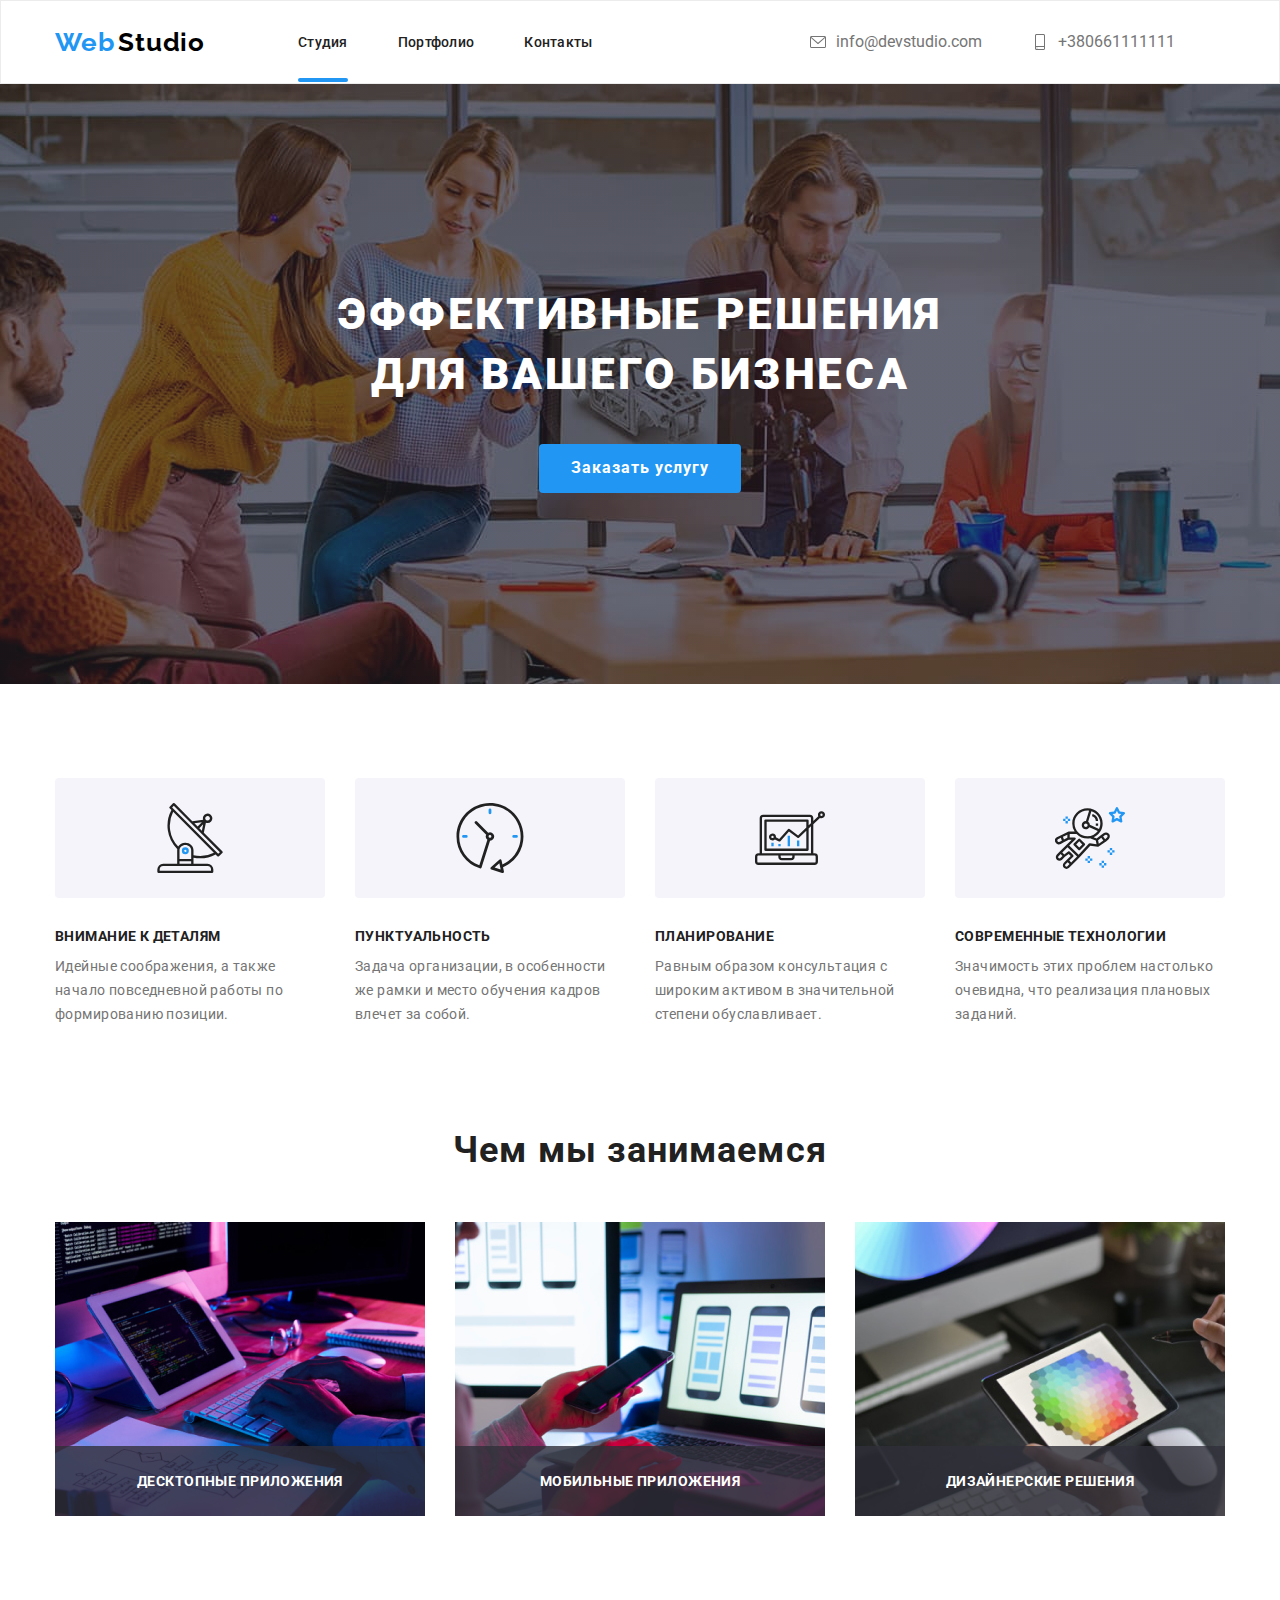
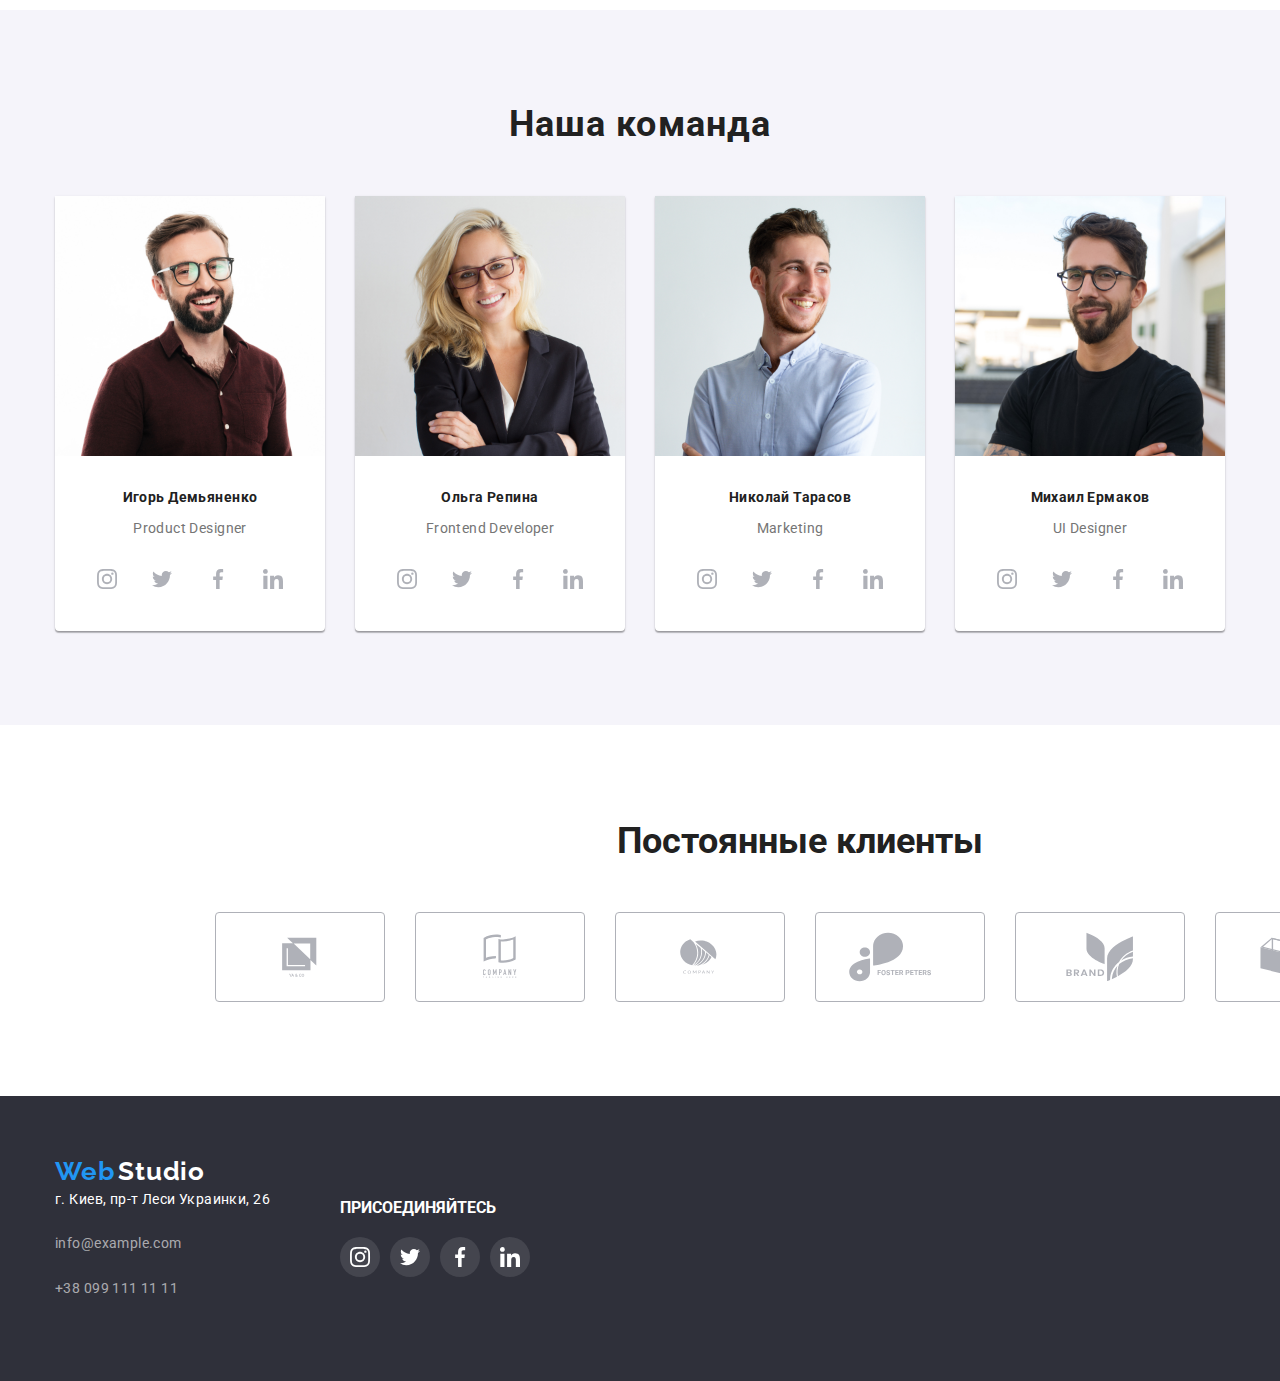
<file: index.html>
<!DOCTYPE html>
<html lang="en">
<head>
  <meta charset="UTF-8">
  <meta name="viewport" content="width=device-width, initial-scale=1.0">
  <title>WebStudio</title>
  <link rel="stylesheet" href="https://cdnjs.cloudflare.com/ajax/libs/modern-normalize/1.0.0/modern-normalize.min.css">
  <link rel="stylesheet" href="./css/styles.css" />
  <link rel="preconnect" href="https://fonts.gstatic.com">
  <link href="https://fonts.googleapis.com/css2?family=Raleway:wght@700&family=Roboto:wght@500;700;900&display=swap" rel="stylesheet">

</head>
<body>
<header class="header"> 
  <div class="container">
    <nav class="header-nav">
       <a href="./index.html" class="logo-header">
       <span class="logo-web">Web</span>
       <span class="logo-studio">Studio</span>
      </a>

      <ul class="list">  
        <li class="item"> <a class="header-link current" href="">Студия</a></li>
        <li class="item"> <a class="header-link" href="./portfolio.html">Портфолио</a></li>
        <li class="item"> <a class="header-link" href="">Контакты</a></li>
      </ul>

    </nav>
    <ul class="contact-list">     
      <li class="item">    
        <a class="tel-link" href="malito:info@example.com">       
          <svg class="item-icon" width="16" height="16"> 
            <use href="./images/symbol-defs.svg#icon-envelope"></use>        
          </svg>        
          info@devstudio.com        
        </a>       
      </li>        
      <li class="item">                 
        <a class="tel-link" href="tel +380991111111">      
      <svg class="item-icon" width="16" height="16">
        <use href="./images/symbol-defs.svg#icon-smartphone"></use>
      </svg>
        +380661111111
    </a></li>
    </ul>
  </div>
</header>

<main class="main-background">

  <section class="hero">
    <div class="container">

    <h1 class="title-list">Эффективные решения для вашего бизнеса</h1>
  <button type="button" data-modal-open class="modal-btn">Заказать услугу</button>
    </div>
  </section>

  <section class="sec-hero">
    <div class="container">

    <ul class="main-list">
      <li class="main-item">
        <div class="background-icon">
          <svg class="icon-group" height="70" width="70">
            <use href="./images/symbol-defs.svg#icon-antenna-1"></use>
          </svg>
        </div>
        <h2 class="main-text">Внимание к деталям</h2>
        <p class="sec-text">Идейные соображения, а также начало повседневной работы по формированию позиции.
        </p>
      </li>
      <li class="main-item">
        <div class="background-icon">
          <svg class="icon-group" height="70" width="70">
            <use href="./images/symbol-defs.svg#icon-clock-1"></use>
          </svg>
        </div>

        <h2 class="main-text">Пунктуальность</h2>
        <p class="sec-text">Задача организации, в особенности же рамки и место обучения кадров влечет за собой.

        </p>

      </li>
      <li class="main-item">
        <div class="background-icon">
          <svg class="icon-group" height="70" width="70">
            <use href="./images/symbol-defs.svg#icon-diagram-1"></use>
          </svg>
        </div>
      
        <h3 class="main-text">Планирование</h3>
        <p class="sec-text">Равным образом консультация с широким активом в значительной степени обуславливает.
        
        </li>
        <li class="main-item">
          <div class="background-icon">
            <svg class="icon-group" height="70" width="70">
              <use href="./images/symbol-defs.svg#icon-astronaut-1"></use>
            </svg>
          </div>
          
          <h3 class="main-text">Современные технологии</h3>
          <p class="sec-text">Значимость этих проблем настолько очевидна, что реализация плановых заданий.

          </li>
        </ul>

    </div>
      </section>
      <section class="study-section">
        <div class="container">

        <h2 class="footer-text">Чем мы занимаемся</h2>
          <ul class="gallery">
            <li class="img"> 
              <div class="overlay-box">
              <img class="img-box" src="images/imgBox1.jpg" 
              alt="Человек печатает на компьютере" 
              width="370" height="294">  

              <div class="overlay-text">
                <p class="overlay-text-box">Десктопные приложения</p>
              </div>
            </div>
          
          </li>
          <li class="img"> 
            <div class="overlay-box">
            <img class="img-box" src="images/imgBox2.jpg" 
            alt="Человек смотрит в телефон" 
            width="370" height="294">  
            <div class="overlay-text">
              <p class="overlay-text-box">Мобильные приложения</p>
            </div>

            </div>
         
        </li>
        <li class="img"> 
          <div class="overlay-box">
          <img class="img-box" src="images/imgBox3.jpg" 
          alt="Человек выбирает цвета на планшете" 
          width="370" height="294"> 
          <div class="overlay-text">
            <p class="overlay-text-box">Дизайнерские решения</p>
          </div> 

          </div>
      </li>
    </ul>
        </div>
  </section>
  <section class="team-section">
    <div class="container">
    
    <h2 class="footer-text">Наша команда</h2>
    <ul class="team">
      <li class="team-card"> 
        <img class="img-background" src="images/img1.jpg"
        alt="Веселый мужчина"
        width="270" >
        <div class="team-member">
        <h2 class="name-team">Игорь Демьяненко</h2>
        <p class="about-team">Product Designer</p>
      <ul class="social-link">
        <li class="bg-color">
          <a href class="social-icon-link">
            <svg class="color-icon" width="20" height="20">
              <use href="./images/symbol-defs.svg#icon-instagram-2"></use>
            </svg>
          </a>
        </li>
        <li class="bg-color">
          <a href class="social-icon-link">
            <svg class="color-icon" width="20" height="20">
              <use href="./images/symbol-defs.svg#icon-twitter-1"></use>
            </svg>
          </a>
        </li>
        <li class="bg-color">
          <a href class="social-icon-link">
            <svg class="color-icon" width="20" height="20">
              <use href="./images/symbol-defs.svg#icon-facebook-1"></use>
            </svg>
          </a>
        </li>
        <li class="bg-color">
          <a href class="social-icon-link">
            <svg class="color-icon" width="20" height="20">
              <use href="./images/symbol-defs.svg#icon-linkedin-1"></use>
            </svg>
          </a>
        </li>
      
        
        
      </li>
      </div>
      <li class="team-card"> 
        
        <img class="img-background" src="images/img2.jpg"
        alt="Улыбающаяся женщина"
        width="270" >
        <div class="team-member">
        <h3 class="name-team">Ольга Репина</h3>
        <p class="about-team">Frontend Developer</p>
      
        <ul class="social-link">
          <li class="bg-color">
            <a href class="social-icon-link">
              <svg class="color-icon" width="20" height="20">
                <use href="./images/symbol-defs.svg#icon-instagram-2"></use>
              </svg>
            </a>
          </li>
          <li class="bg-color">
            <a href class="social-icon-link">
              <svg class="color-icon" width="20" height="20">
                <use href="./images/symbol-defs.svg#icon-twitter-1"></use>
              </svg>
            </a>
          </li>
          <li class="bg-color">
            <a href class="social-icon-link">
              <svg class="color-icon" width="20" height="20">
                <use href="./images/symbol-defs.svg#icon-facebook-1"></use>
              </svg>
            </a>
          </li>
          <li class="bg-color">
            <a href class="social-icon-link">
              <svg class="color-icon" width="20" height="20">
                <use href="./images/symbol-defs.svg#icon-linkedin-1"></use>
              </svg>
            </a>
          </li>
         </ul>
        </div>
      </li> 
      <li class="team-card"> 
        
        <img class="img-background" src="images/img3.jpg"
        alt="Веселый мужчина"
        width="270" >
        <div class="team-member">
        
        <h3 class="name-team">Николай Тарасов</h3>
        <p class="about-team">Marketing</p>
        <ul class="social-link">
          <li class="bg-color">
            <a href class="social-icon-link">
              <svg class="color-icon" width="20" height="20">
                <use href="./images/symbol-defs.svg#icon-instagram-2"></use>
              </svg>
            </a>
          </li>
          <li class="bg-color">
            <a href class="social-icon-link">
              <svg class="color-icon" width="20" height="20">
                <use href="./images/symbol-defs.svg#icon-twitter-1"></use>
              </svg>
            </a>
          </li>
          <li class="bg-color">
            <a href class="social-icon-link">
              <svg class="color-icon" width="20" height="20">
                <use href="./images/symbol-defs.svg#icon-facebook-1"></use>
              </svg>
            </a>
          </li>
          <li class="bg-color">
            <a href class="social-icon-link">
              <svg class="color-icon" width="20" height="20">
                <use href="./images/symbol-defs.svg#icon-linkedin-1"></use>
              </svg>
            </a>
          </li>
        </ul>
      </div>
        
      </li> 
      <li class="team-card"> 
        
        <img class="img-background" src="images/img4.jpg"
        alt="Веселый мужчина"
        width="270" >
        <div class="team-member">
        
        <h3 class="name-team">Михаил Ермаков</h3>
        <p class="about-team">UI Designer</p>
        <ul class="social-link">
          <li class="bg-color">
            <a href class="social-icon-link">
              <svg class="color-icon" width="20" height="20">
                <use href="./images/symbol-defs.svg#icon-instagram-2"></use>
              </svg>
            </a>
          </li>
          <li class="bg-color">
            <a href class="social-icon-link">
              <svg class="color-icon" width="20" height="20">
                <use href="./images/symbol-defs.svg#icon-twitter-1"></use>
              </svg>
            </a>
          </li>
          <li class="bg-color">
            <a href class="social-icon-link">
              <svg class="color-icon" width="20" height="20">
                <use href="./images/symbol-defs.svg#icon-facebook-1"></use>
              </svg>
            </a>
          </li>
          <li class="bg-color">
            <a href class="social-icon-link">
              <svg class="color-icon" width="20" height="20">
                <use href="./images/symbol-defs.svg#icon-linkedin-1"></use>
              </svg>
            </a>
          </li>
        </ul>
      </div>
      </li> 
      </ul>

    </div>
  </section>
<section class="our-clients">
  <div class="container">
    <h2 class="section-title-clients">Постоянные клиенты</h2>
    <ul class="clients-icon-list">
      <li class="clients-list-item">
        <a href class="client-link">
          <svg class="company-icon" widht="44" height="50">
            <use href="./images/client-icon.svg#icon-Logo"></use>
          </svg>
        </a>
      </li>
      <li class="clients-list-item">
        <a href class="client-link">
          <svg class="company-icon" widht="44" height="50">
            <use href="./images/client-icon.svg#icon-Logo-1"></use>
          </svg>
        </a>
      </li>
      <li class="clients-list-item">
        <a href class="client-link">
          <svg class="company-icon" widht="44" height="50">
            <use href="./images/client-icon.svg#icon-Logo-2"></use>
          </svg>
        </a>
      </li>
      <li class="clients-list-item">
        <a href class="client-link">
          <svg class="company-icon" widht="44" height="50">
            <use href="./images/client-icon.svg#icon-Logo-3"></use>
          </svg>
        </a>
      </li>
      <li class="clients-list-item">
        <a href class="client-link">
          <svg class="company-icon" widht="44" height="50">
            <use href="./images/client-icon.svg#icon-Logo-4"></use>
          </svg>
        </a>
      </li>
      <li class="clients-list-item">
        <a href class="client-link">
          <svg class="company-icon" widht="44" height="50">
            <use href="./images/client-icon.svg#icon-Logo-5"></use>
          </svg>
        </a>
      </li>

    </ul>
  </div>
</section>

</main>

<footer class="main-footer">
  <div class="container">

    <div class="footer-container">
    <a href="./index.html" class="last-logo">
      <span class="logo-web">Web</span>
      <span class="logo-studio-footer">Studio</span>
    </a>
    <address class="addres">
      <ul class="footer-adress">
        <li class="footer-contact">
          <p class="footer-street"> г. Киев, пр-т Леси Украинки, 26 </p>
        </li>
        <li class="footer-contact"><a class="footer-tel" href="malito:info@example.com">
            info@example.com</a></li>
        <li class="footer-contact"><a class="footer-tel" href="tel +380991111111">
            +38 099 111 11 11 </a></li>
      </ul>
    </address>
    </div>

    <div class="footer-link-container">
      <p class="invite-text">присоединяйтесь</p>
      
      <ul class="footer-social-item">
        <li>
          <a href class="footer-social-links">
            <svg widht="20" height="20">
              <use href="./images/symbol-defs.svg#icon-instagram-2"></use>
            </svg>
          </a>
        </li>
        
        <li>
          <a href class="footer-social-links">
            <svg widht="20" height="20">
              <use href="./images/symbol-defs.svg#icon-twitter-1"></use>
            </svg>
          </a>
        </li>
        <li>
          <a href class="footer-social-links">
            <svg widht="20" height="20">
              <use href="./images/symbol-defs.svg#icon-facebook-1"></use>
            </svg>
          </a>
        </li>
        <li>
          <a href class="footer-social-links">
            <svg widht="20" height="20">
              <use href="./images/symbol-defs.svg#icon-linkedin-1"></use>
            </svg>
          </a>
        </li>
      </ul>
    </div>

  </div>

 
</footer>
<div class="backdrop is-hidden" data-modal>
  <div class="modal">
    <button class="close_modal-btn_button" data-modal-close type="button">
      <svg class="close_modal-btn_icon" width="11" height="11">
        <use href="./images/symbol-defs12.svg#icon-close-black-18dp-2-1"></use>
      </svg>
    </button>
  </div>
</div>
<script src="./js/modal.js"></script>

</body>
</html>
</file>
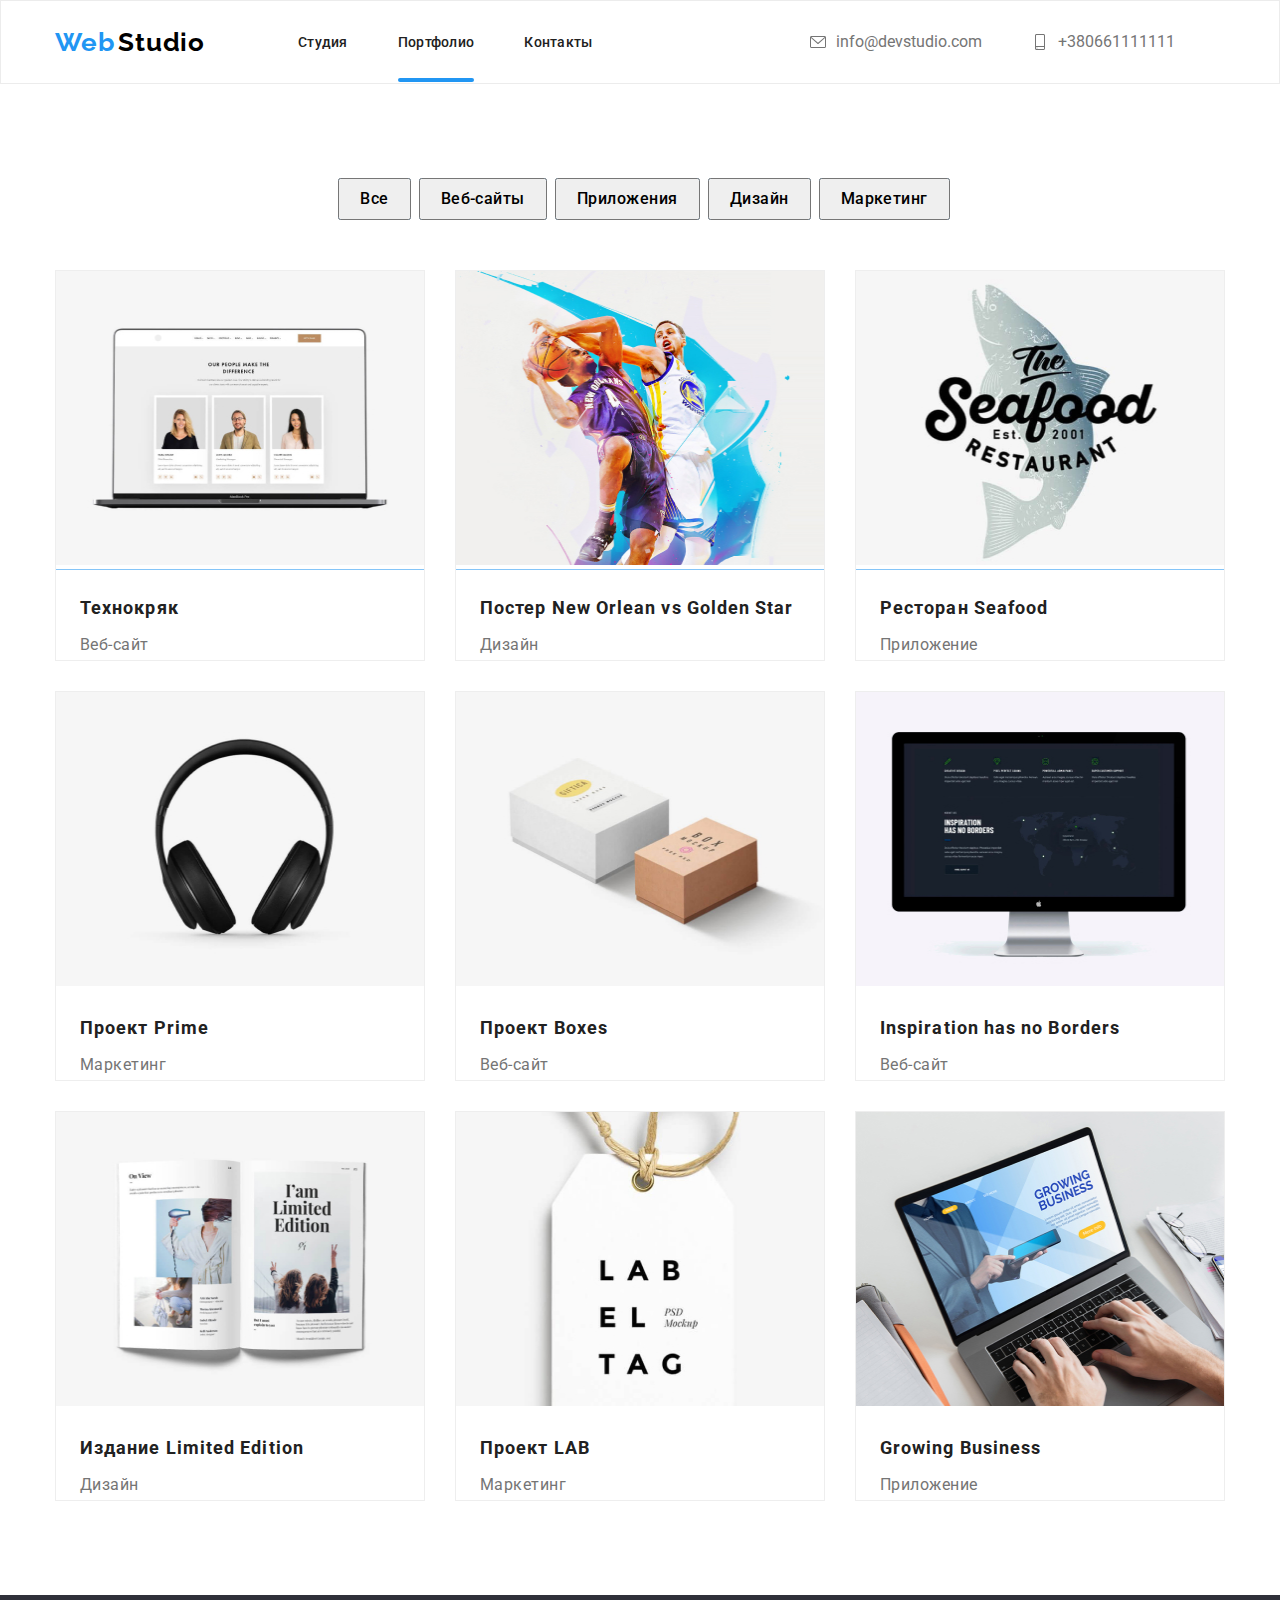
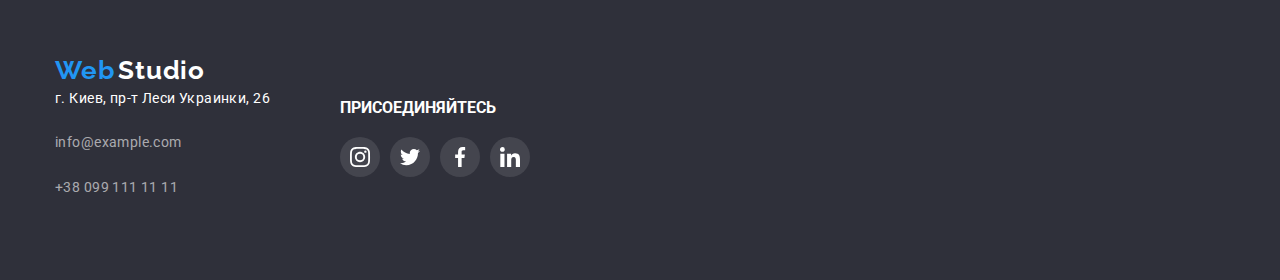
<file: portfolio.html>
<!DOCTYPE html>
<html lang="en">
<head>
  <meta charset="UTF-8">
  <meta name="viewport" content="width=device-width, initial-scale=1.0">
  <title>WebStudio</title>
  <link rel="stylesheet" href="https://cdnjs.cloudflare.com/ajax/libs/modern-normalize/1.0.0/modern-normalize.min.css">
  <link rel="preconnect" href="https://fonts.gstatic.com">
  <link href="https://fonts.googleapis.com/css2?family=Raleway:wght@700&family=Roboto:wght@500;700;900&display=swap" rel="stylesheet">
  <link rel="stylesheet" href="./css/styles.css" />
</head>
<body>
  <header class="header">
    <div class="container">
    <nav class="header-nav">
      <a href="/porfolio.html" class="logo-header">
        <span class="logo-web">Web</span>
        <span class="logo-studio">Studio</span>
      </a>

      <ul class="list">
        <li class="item"> <a class="header-link" href="./index.html">Студия</a> </li>
        <li class="item"> <a class="header-link current" href="/portfolio.html">Портфолио</a> </li>
        <li class="item"> <a class="header-link" href="">Контакты</a> </li>
      </ul>

    </nav>
    <ul class="contact-list">
      <li class="item">
        <a class="tel-link" href="malito:info@example.com">
          <svg class="item-icon" width="16" height="16">
            <use href="./images/symbol-defs.svg#icon-envelope"></use>
          </svg>
          info@devstudio.com
        </a>
      </li>
      <li class="item">
        <a class="tel-link" href="tel +380991111111">
          <svg class="item-icon" width="16" height="16">
            <use href="./images/symbol-defs.svg#icon-smartphone"></use>
          </svg>
          +380661111111
        </a></li>
    </ul>
    </div>
  </header>
  <main>
    <section class="card-section">
      <div class="container">
      <ul class="hero-buttons"> 
      <li class="button"><button class="btn">Все</button></li>
      <li class="button"><button class="btn">Веб-сайты</button></li>
      <li class="button"><button class="btn">Приложения</button></li>
      <li class="button"><button class="btn">Дизайн</button></li>
      <li class="button"><button class="btn">Маркетинг</button></li>
    </ul>

   <ul class="main-list-wrap">
     <li class="card-wrap">
       <a class="product-item">

       <div class="overlay-anim">
       <img class="card-wrap-img" src="images/image.jpg"
       alt="Веб-страница" width="370" height="294">
       <p class="anim-text">Технокряк это современная площадка распространения коронавируса. Компании используют эту платформу для цифрового
      шпионажа и атак на защищённые сервера конкурентов.</p>
      </div>
      <h2 class="card-name">Технокряк</h2> 
       <p class="about-card">Веб-сайт</p>
      </a>

     </li>
     <li class="card-wrap">
      <a class="product-item">
        
        <div class="overlay-anim">

       <img  class="card-wrap-img" src="images/image1.jpg"
       alt="Баскетбол" width="300" height="294"> 
      <p class="anim-text">Технокряк это современная площадка распространения коронавируса. Компании используют эту платформу
        для цифрового
        шпионажа и атак на защищённые сервера конкурентов.</p>
        </div>

       <h2 class="card-name">Постер New Orlean vs Golden Star</h2>
       <p class="about-card">Дизайн</p>
    
    </a>
     </li>

     
     <li class="card-wrap">
       <a class="product-item">
        <div class="overlay-anim">
       <img class="card-wrap-img" src="images/image2.jpg"
       alt="Рыба" width="300" height="294">
      <p class="anim-text">Технокряк это современная площадка распространения коронавируса. Компании используют эту платформу
        для цифрового
        шпионажа и атак на защищённые сервера конкурентов.</p>

      </div>
       <h2 class="card-name">Ресторан Seafood</h2>
       <p class="about-card">Приложение</p>
       </a>
      </li>

     <li class="card-wrap">
       <a class="product-item">
         <div class="overlay-anim">
       <img  class="card-wrap-img" src="images/image3.jpg"
       alt="Наушники" width="300" height="294">
      <p class="anim-text">Технокряк это современная площадка распространения коронавируса. Компании используют эту платформу
        для цифрового
        шпионажа и атак на защищённые сервера конкурентов.</p>
         </div>

       <h2 class="card-name">Проект Prime</h2>
       <p class="about-card">Маркетинг</p>
       </a>
      </li>

     <li class="card-wrap">
       <a class="product-item">
         <div class="overlay-anim">
       <img class="card-wrap-img" src="images/image4.jpg"
       alt="Коробка" width="300" height="294">
      <p class="anim-text">Технокряк это современная площадка распространения коронавируса. Компании используют эту платформу
        для цифрового
        шпионажа и атак на защищённые сервера конкурентов.</p>
         </div>

       <h2 class="card-name">Проект Boxes</h2>
       <p class="about-card">Веб-сайт</p>
       </a>
      </li>
     <li class="card-wrap">
        <a class="product-item">
          <div class="overlay-anim">
       <img  class="card-wrap-img" src="images/image6.jpg"
       alt="Веб-карта" width="300" height="294">
          <p class="anim-text">Технокряк это современная площадка распространения коронавируса. Компании используют эту платформу
            для цифрового
            шпионажа и атак на защищённые сервера конкурентов.</p>
          </div>
       <h2 class="card-name">Inspiration has no Borders</h2>
       <p class="about-card">Веб-сайт</p>
        </a>
      </li>
     <li class="card-wrap">
       <a class="product-item">
         <div class="overlay-anim">
       <img  class="card-wrap-img" src="images/image5.jpg"
       alt="Книга" width="300" height="294">
      <p class="anim-text">Технокряк это современная площадка распространения коронавируса. Компании используют эту платформу
        для цифрового
        шпионажа и атак на защищённые сервера конкурентов.</p>

         </div>

       <h2 class="card-name">Издание Limited Edition</h2>
       <p class="about-card">Дизайн</p>
       </a>
      </li>
     <li class="card-wrap">
      <a class="product-item">
        <div class="overlay-anim">
       <img  class="card-wrap-img" src="images/image7.jpg"
       alt="Этикетка" width="300" height="294">
      <p class="anim-text">Технокряк это современная площадка распространения коронавируса. Компании используют эту платформу
        для цифрового
        шпионажа и атак на защищённые сервера конкурентов.</p>

        </div>
       <h2 class="card-name">Проект LAB</h2>
       <p class="about-card">Маркетинг</p>
      </a>
      </li>
     <li class="card-wrap">
        <a class="product-item">
          <div class="overlay-anim">
       <img  class="card-wrap-img" src="images/image8.jpg"
       alt="Человек печатает" width="300" height="294">
      <p class="anim-text">Технокряк это современная площадка распространения коронавируса. Компании используют эту платформу
        для цифрового
        шпионажа и атак на защищённые сервера конкурентов.</p>

          </div>
       <h2 class="card-name">Growing Business</h2>
       <p class="about-card">Приложение</p>
        </a>
      </li>
   </ul>

      </div>
  </section>
  </main>
  <footer class="main-footer">
    <div class="container">

  <div class="footer-container">
    <a href="./index.html" class="last-logo">
      <span class="logo-web">Web</span>
      <span class="logo-studio-footer">Studio</span>
    </a>
    <address class="addres">
      <ul class="footer-adress">
        <li class="footer-contact">
          <p class="footer-street"> г. Киев, пр-т Леси Украинки, 26 </p>
        </li>
        <li class="footer-contact"><a class="footer-tel" href="malito:info@example.com">
            info@example.com</a></li>
        <li class="footer-contact"><a class="footer-tel" href="tel +380991111111">
            +38 099 111 11 11 </a></li>
      </ul>
    </address>
  </div>

      <div class="footer-link-container">
        <p class="invite-text">присоединяйтесь</p>
      
        <ul class="footer-social-item">
          <li>
            <a href class="footer-social-links">
              <svg widht="20" height="20">
                <use href="./images/symbol-defs.svg#icon-instagram-2"></use>
              </svg>
            </a>
          </li>
      
          <li>
            <a href class="footer-social-links">
              <svg widht="20" height="20">
                <use href="./images/symbol-defs.svg#icon-twitter-1"></use>
              </svg>
            </a>
          </li>
          <li>
            <a href class="footer-social-links">
              <svg widht="20" height="20">
                <use href="./images/symbol-defs.svg#icon-facebook-1"></use>
              </svg>
            </a>
          </li>
          <li>
            <a href class="footer-social-links">
              <svg widht="20" height="20">
                <use href="./images/symbol-defs.svg#icon-linkedin-1"></use>
              </svg>
            </a>
          </li>
        </ul>
      </div>

    </div>
  </footer>
</body>
</html>
</file>
<file: css/styles.css>
:root {
  --mainbackground-color: #e5e5e5;
  --dark-background-color: #2f303a;
  --sec-background-color: #f5f4fa;

  --main-color: #ffffff;
  --sec-color: #2196f3;

  --dark-main-color: #212121;
  --dark-sec-color: #757575;
  --dark-add-color: rgba(255, 255, 255, 0.6);

  --icon-color: #afb1b8;
}

body {
  font-family: "Roboto", sans-serif;

  background-color: var(--maincolor-color);
}

span {
  font-family: "Raleway", sans-serif;
  font-weight: 700;
}

ul,
h1,
h2,
h3 {
  margin: 0;
  padding: 0;
  text-decoration: none;
}

a {
  text-decoration: none;
}
li {
  margin: 0;
  padding: 0;
  list-style: none;
}

p {
  margin: 0;
  padding: 0;
}

.main-nav {
  background-color: var(--main-color);
}
.main-background {
  color: var(--mainbackground-color);
}

/*Маржины и падинги HEADER*/

.container {
  width: 1200px;
  margin: 0 auto;
  padding: 0 15px;
}
.logo-header {
  margin-right: 93px;
}
.header {
  display: flex;
  align-items: center;
  border: 1px solid #ececec;

  background-color: var(--main-color);
}
.header-link {
  position: relative;

  display: block;

  font-family: Roboto;
  font-style: normal;
  font-weight: 500;
  font-size: 14px;
  line-height: 16px;
  letter-spacing: 0.02em;

  padding-top: 32px;
  padding-bottom: 32px;

  color: var(--dark-main-color);
}

.header-link:hover,
.header-link:focus {
  color: var(--sec-color);
}

.current::before {
  position: absolute;
  left: 0;
  bottom: 0;
  content: "";
  display: block;
  width: 100%;
  height: 4px;
  background-color: var(--sec-color);
  border-radius: 2px;
}

.header-nav {
  display: flex;
  align-items: center;
}

.header > .container {
  display: flex;
  align-items: center;
}

.list {
  display: flex;
  align-items: center;
}

.list > .item:not(:last-child) {
  display: flex;
  margin-right: 50px;
}

.item {
  margin-right: 50px;
}
.item-icon {
  margin-right: 10px;
  fill: currentColor;
}
.background-icon {
  background: #f5f4fa;

  display: flex;
  justify-content: center;
  align-items: center;

  width: 270px;
  height: 120px;
  border-radius: 4px;
  margin-bottom: 30px;
}

.contact-list {
  display: flex;
  align-items: center;
  margin-left: auto;
}
.tel-link {
  display: flex;
  align-items: center;

  padding-top: 32px;
  padding-bottom: 32px;

  color: var(--dark-sec-color);
}
.tel-link:hover,
.tel-link:focus {
  color: var(--sec-color);
}

.main-list {
  display: flex;
}

.main-item {
  margin-right: 30px;
  width: 270px;
}
.main-item:last-child {
  margin-right: 0px;
}

.title-list {
  max-width: 696px;
  margin: 0 auto;
  margin-bottom: 40px;

  font-family: Roboto;
  font-style: normal;
  font-weight: 900;
  font-size: 44px;
  line-height: 60px;

  text-align: center;
  letter-spacing: 0.06em;
  text-transform: uppercase;

  color: var(--main-color);
}
.main-text {
  display: flex;
  margin-bottom: 10px;

  font-family: Roboto;
  font-style: normal;
  font-weight: bold;
  font-size: 14px;
  line-height: 16px;
  letter-spacing: 0.03em;
  text-transform: uppercase;

  color: var(--dark-main-color);
}
.sec-text {
  font-family: Roboto;
  font-style: normal;
  font-weight: normal;
  font-size: 14px;
  line-height: 24px;
  letter-spacing: 0.03em;

  margin-top: 10px;
  margin-bottom: 10px;

  color: var(--dark-sec-color);
}

.gallery {
  display: flex;
  align-items: center;
}
.img {
  margin-right: 30px;
}
.img:last-child {
  margin-right: 0px;
}

.footer-text {
  text-align: center;
  padding-bottom: 50px;

  font-weight: 700;
  font-size: 36px;
  line-height: 1.16;
  letter-spacing: 0.03em;

  color: var(--dark-main-color);
}

.sec-hero {
  padding-bottom: 94px;
  padding-top: 94px;
}

.team {
  display: flex;
  align-items: center;
}
.overlay-box {
  position: relative;
}
.img-box {
  display: block;
}
.overlay-text {
  position: absolute;
  left: 0;
  bottom: 0;
  width: 100%;
  height: 70px;
  padding-bottom: 27px;
  padding-top: 27px;

  background: rgba(47, 48, 58, 0.8);
}
.overlay-text-box {
  font-weight: 700;
  font-size: 14px;
  line-height: 16px;
  text-align: center;
  letter-spacing: 0.03em;
  text-transform: uppercase;

  color: var(--main-color);
}

.social-icon-link {
  display: flex;
  justify-content: center;
  align-items: center;
  border-radius: 50%;
  width: 44px;
  height: 44px;
  color: #afb1b8;
}
.social-icon-link:hover,
.social-icon-link:focus {
  background-color: var(--sec-color);
  color: var(--main-color);
}
.anim-text {
  position: absolute;

  font-weight: 400;
  font-size: 18px;
  line-height: 1.55;
  letter-spacing: 0.03em;
  top: 0;
  left: 0;
  height: 100%;
  background-color: rgba(33, 150, 243, 0.9);
  padding: 24px 63px 24px 63px;
  overflow-y: scroll;
  transform: translateY(100%);
  transition: transform 250ms linear, opacity 250ms linear;

  color: var(--main-color);
}
.overlay-anim {
  position: relative;
  overflow: hidden;
}
.product-item:hover .anim-text,
.product-item:focus .anim-text {
  transform: translate(0);
  opacity: 1;
  cursor: pointer;
  box-shadow: 0px 1px 1px rgba(0, 0, 0, 0.12), 0px 4px 4px rgba(0, 0, 0, 0.06),
    1px 4px 6px rgba(0, 0, 0, 0.16);
}
.product-item:hover,
.product-item:focus {
  box-shadow: 0px 1px 1px rgba(0, 0, 0, 0.12), 0px 4px 4px rgba(0, 0, 0, 0.06),
    1px 4px 6px rgba(0, 0, 0, 0.16);
}
.product-item {
  display: block;
  transition: box-shadow 250ms cubic-bezier(0.4, 0, 0.2, 1);
}

.bg-color:hover {
  background-color: var(--sec-color);
  border-radius: 50%;
}

.color-icon {
  fill: currentColor;
}
.color-icon:hover {
  fill: var(--main-color);
}
.social-link {
  display: flex;
  justify-content: space-between;
  background-color: var(--main-color);
}
.team-member {
  padding: 30px 30px;
}

.team-card {
  width: 368px;
  margin-right: 30px;

  background-color: var(--main-color);

  box-shadow: 0px 1px 3px rgba(0, 0, 0, 0.12), 0px 1px 1px rgba(0, 0, 0, 0.14),
    0px 2px 1px rgba(0, 0, 0, 0.2);
  border-radius: 0px 0px 4px 4px;
}

.team-card:last-child {
  margin-right: 0;
}

.img-background {
  width: 270px;
  height: 100%;
}
.name-team {
  margin-bottom: 10px;
  text-align: center;

  font-weight: 700;
  font-size: 14px;
  line-height: 1.14;
  letter-spacing: 0.03em;

  color: var(--dark-main-color);
}
.about-team {
  margin-bottom: 16px;
  text-align: center;

  font-weight: normal;
  font-size: 14px;
  line-height: 1.74;
  letter-spacing: 0.03em;

  color: var(--dark-sec-color);
}

.card-name {
  margin-top: 20px;
  padding-left: 24px;
  padding-right: 24px;

  font-weight: bold;
  font-size: 18px;
  line-height: 2;
  letter-spacing: 0.06em;

  color: var(--dark-main-color);
}
.about-card {
  margin-top: 4px;
  padding-left: 24px;
  padding-right: 24px;

  font-weight: normal;
  font-size: 16px;
  line-height: 1.87;
  letter-spacing: 0.03em;

  color: var(--dark-sec-color);
}
.our-clients {
  width: 1600px;
  margin-left: auto;
  margin-right: auto;
  padding-top: 95px;
  padding-bottom: 94px;
}

.section-title-clients {
  font-size: 36px;
  line-height: 1.17;
  text-align: center;
  margin-bottom: 50px;

  color: var(--dark-main-color);
}
.clients-icon-list {
  display: flex;
}

.clients-list-item:not(:last-child) {
  margin-right: 30px;
}
.company-icon {
  fill: currentColor;
}

.client-link {
  display: flex;

  justify-content: center;
  align-items: center;
  width: 170px;
  height: 90px;
  border: 1px solid var(--icon-color);
  border-radius: 4px;
  color: var(--icon-color);
}
.company-icon:hover,
.company-icon:focus {
  border-color: var(--sec-color);
  color: var(--sec-color);
}
.footer-social-links {
  display: flex;
  align-items: center;
  justify-content: center;
  border-radius: 50%;
  width: 40px;
  height: 40px;

  fill: #ffffff;
  background: rgba(255, 255, 255, 0.1);
}
.footer-social-links:hover {
  background-color: #2196f3;
}
.footer-social-item > li:not(:last-child) {
  margin-right: 10px;
}

.footer-social-item {
  display: flex;
}

.invite-text {
  text-transform: uppercase;
  font-weight: 700;
  padding-bottom: 20px;
  color: var(--main-color);
}

.footer-container {
  margin-right: 70px;
}
.footer-social-icon {
  width: 190px;
  height: 78px;
}

.modal-btn {
  display: block;
  margin: auto;
  padding: 10px 32px;

  font-weight: 700;
  font-size: 16px;
  line-height: 1.8;
  letter-spacing: 0.06em;
  cursor: pointer;

  border: 0;
  border-radius: 4px;

  color: var(--main-color);
  background-color: var(--sec-color);
}

.hero-buttons {
  display: flex;
  justify-content: center;
  margin-bottom: 50px;
}
.button {
  display: flex;
  align-items: center;
  margin-left: 8px;
  border-radius: 4px;
  background: var(--sec-color);
}

.btn:hover,
.btn:focus {
  background-color: var(--sec-color);
  color: var(--main-color);
}

.btn {
  cursor: pointer;
  font-family: Roboto;
  font-style: normal;
  font-weight: 500;
  font-size: 16px;
  line-height: 26px;

  text-align: center;
  letter-spacing: 0.03em;

  padding-top: 6px;
  padding-bottom: 6px;
  padding-right: 20px;
  padding-left: 20px;
}

.hero {
  background: var(--dark-background-color);
  padding-top: 200px;
  padding-bottom: 200px;

  max-width: 1600px;
  height: 600px;
  margin-left: auto;
  margin-right: auto;
  background-image: linear-gradient(
      to right,
      rgba(47, 48, 58, 0.4),
      rgba(47, 48, 58, 0.4)
    ),
    url(../images/mainBackground.jpg);
  background-repeat: no-repeat;
  background-position: center;
  background-size: cover;
}

.study-section {
  padding-bottom: 94px;
}

.team-section {
  padding-top: 94px;
  padding-bottom: 94px;

  background-color: var(--sec-background-color);
}

.main-list-wrap {
  display: flex;
  flex-wrap: wrap;
}

.card-section {
  padding-top: 94px;
  padding-bottom: 94px;
}

.card-wrap {
  width: calc((100% - 30px * 2) / 3);
  margin-right: 30px;
  margin-bottom: 30px;

  border: 1px solid #eeeeee;
  box-sizing: border-box;
  /* box-shadow: 0px 1px 1px rgba(0, 0, 0, 0.12), 0px 4px 4px rgba(0, 0, 0, 0.06),
    1px 4px 6px rgba(0, 0, 0, 0.16); */

  background: var(--main-color);
}
.card-wrap:nth-child(3n) {
  margin-right: 0;
}
.card-wrap:nth-last-child(-n + 3) {
  margin-bottom: 0;
}
.card-wrap-img {
  width: 100%;
}

.main-footer .container {
  display: flex;
  align-items: center;
}

.last-logo {
  margin-bottom: 20px;
}

.main-footer {
  display: block;
  padding-bottom: 60px;
  padding-top: 60px;

  background: var(--dark-background-color);
}
.addres {
  display: block;
  font-weight: 400;
  font-size: 14px;
  line-height: 1.71;
  letter-spacing: 0.03em;

  color: var(--main-color);
}
.footer-adress {
  display: block;
}
.footer-contact {
  margin-bottom: 20px;
}

.footer-street {
  font-family: Roboto;
  font-style: normal;
  font-weight: normal;
  font-size: 14px;
  line-height: 24px;

  letter-spacing: 0.03em;

  color: var(--main-color);
}
.footer-tel {
  font-family: Roboto;
  font-style: normal;
  font-weight: normal;
  font-size: 14px;
  line-height: 24px;

  letter-spacing: 0.03em;

  color: var(--dark-add-color);
}

.tel {
  color: var(--dark-add-color);
}
.logo-web {
  font-family: Raleway;
  font-style: normal;
  font-weight: bold;
  font-size: 26px;
  line-height: 31px;

  letter-spacing: 0.03em;

  color: var(--sec-color);
}
.logo-studio {
  font-family: Raleway;
  font-style: normal;
  font-weight: bold;
  font-size: 26px;
  line-height: 31px;

  letter-spacing: 0.03em;

  color: #000000;
}
.logo-studio-footer {
  font-family: Raleway;
  font-style: normal;
  font-weight: bold;
  font-size: 26px;
  line-height: 31px;
  letter-spacing: 0.03em;
  color: var(--main-color);
}

.backdrop {
  position: fixed;
  top: 0;
  left: 0;
  width: 100vw;
  height: 100vh;
  background-color: rgba(0, 0, 0, 0.5);
}

.is-hidden {
  opacity: 0;
  visibility: hidden;
  pointer-events: none;
  transition: 250ms;
}

.is-hidden .modal {
  transform: translate(-50%, -50%) scale(0.5);
}

.modal {
  position: absolute;
  width: 528px;
  height: 581px;
  background-color: var(--main-color);
  left: 50%;
  top: 50%;
  transform: translate(-50%, -50%) scale(1);
  box-shadow: 0px 1px 3px rgba(0, 0, 0, 0.12), 0px 1px 1px rgba(0, 0, 0, 0.14),
    0px 2px 1px rgba(0, 0, 0, 0.2);
  border-radius: 4px;
  transition: transform 250ms cubic-bezier(0.4, 0, 0.2, 1);
}

.close_modal-btn_button {
  position: absolute;
  display: flex;
  justify-content: center;
  align-items: center;
  border-radius: 50%;
  width: 30px;
  height: 30px;
  background: var(--main-color);
  border: 1px solid rgba(0, 0, 0, 0.1);
  cursor: pointer;
  top: 8px;
  right: 8px;
}
</file>
